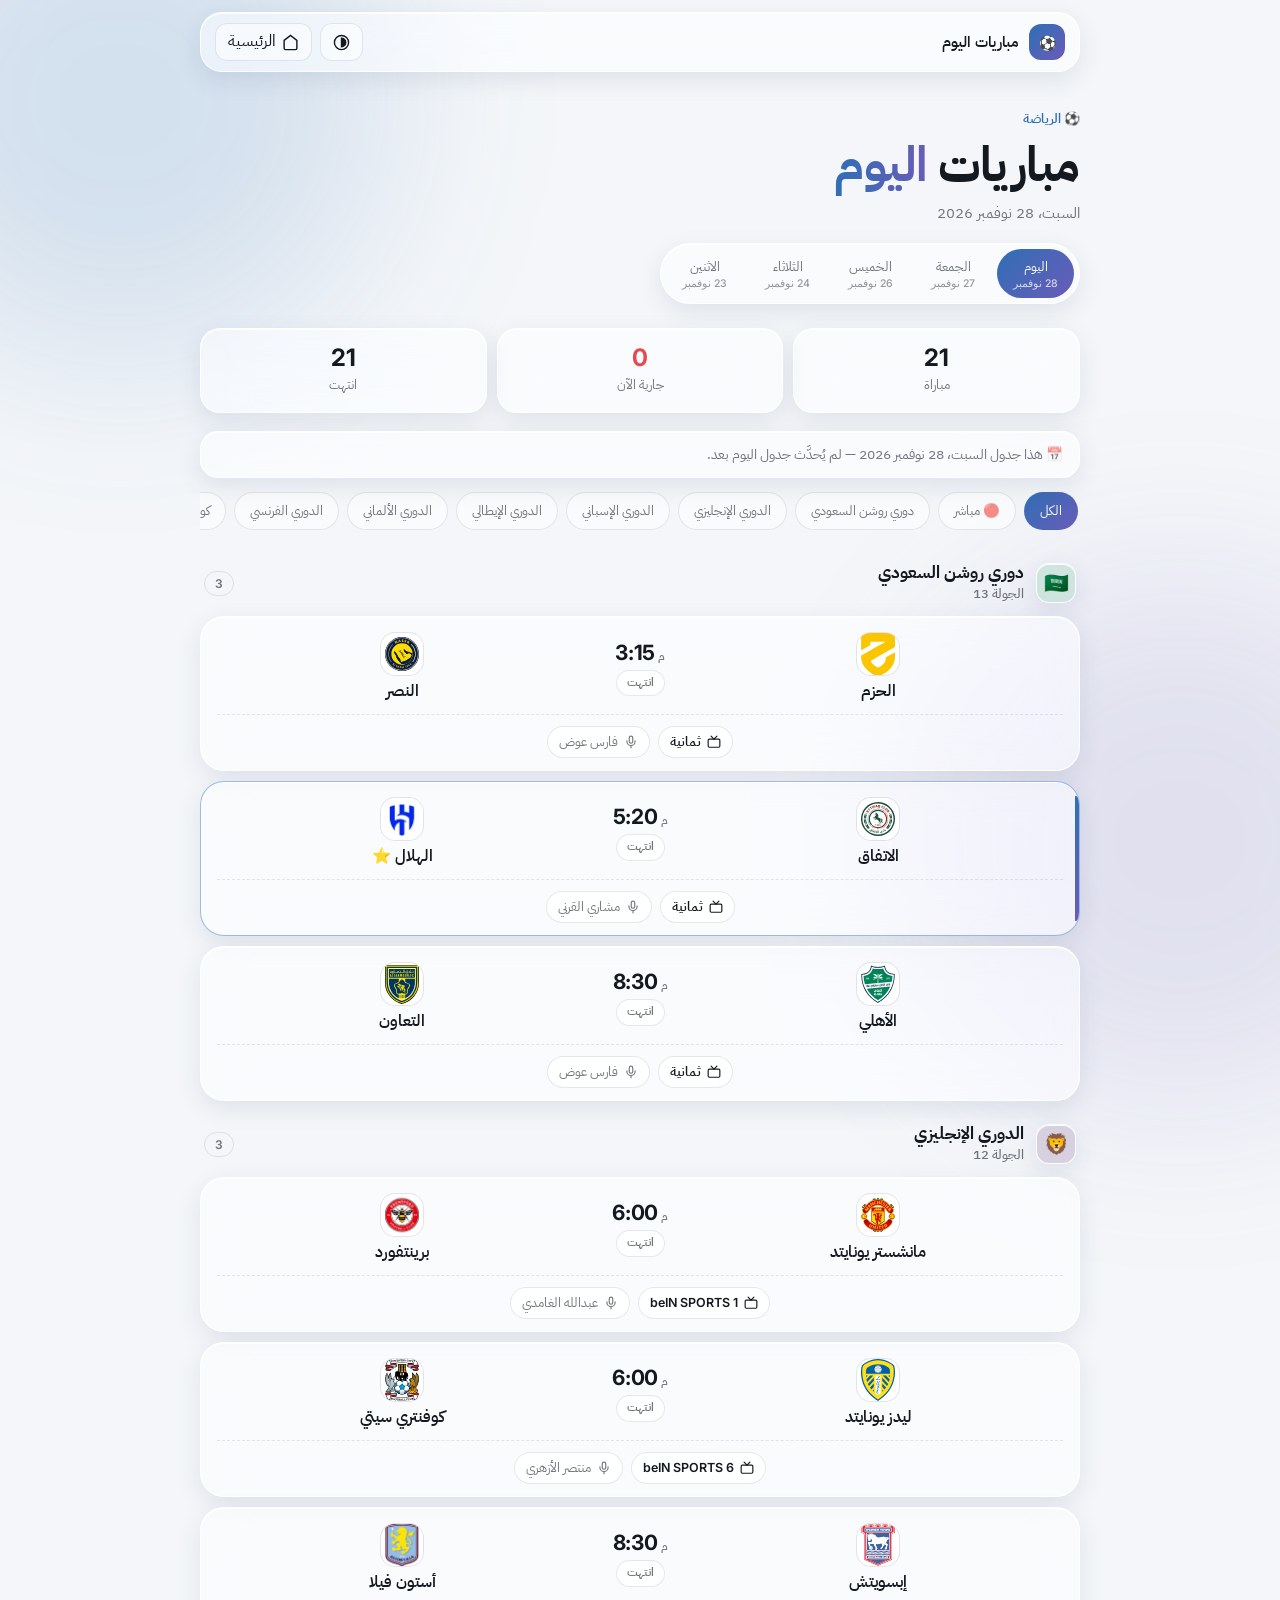
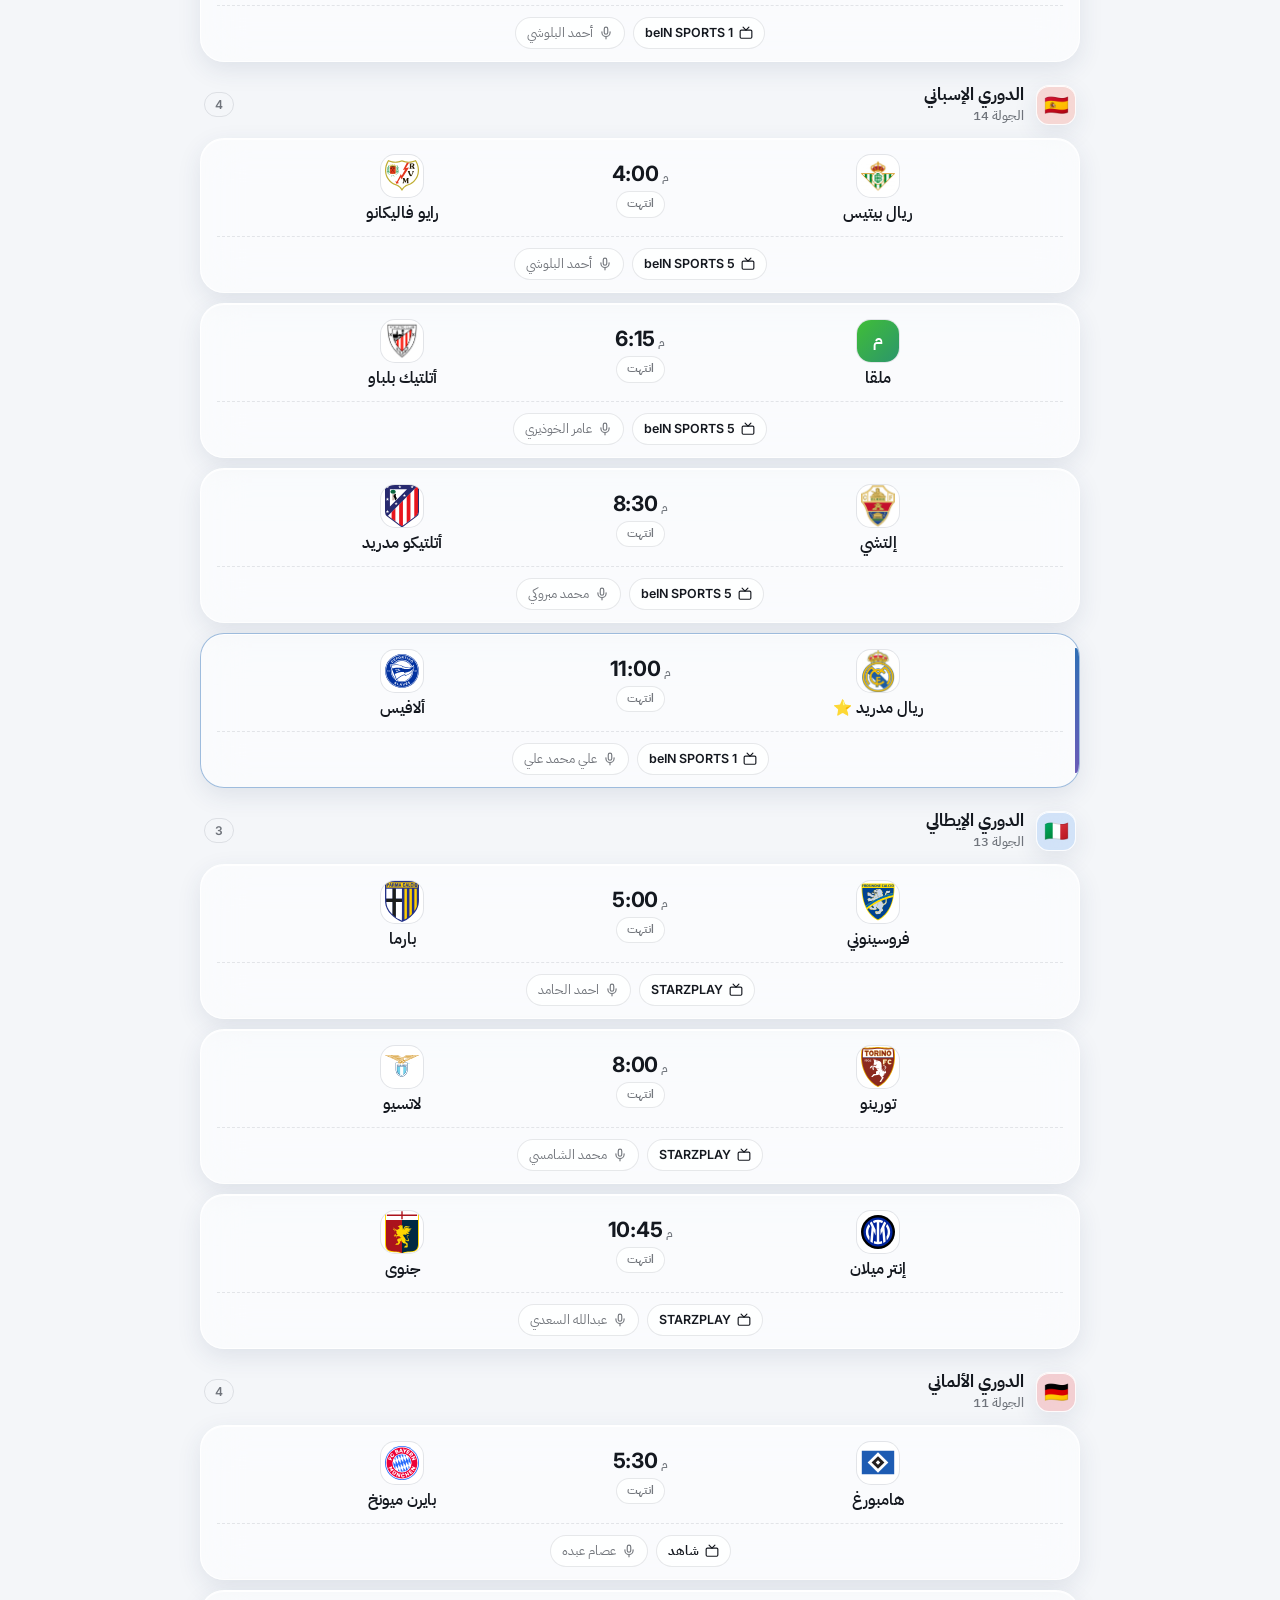
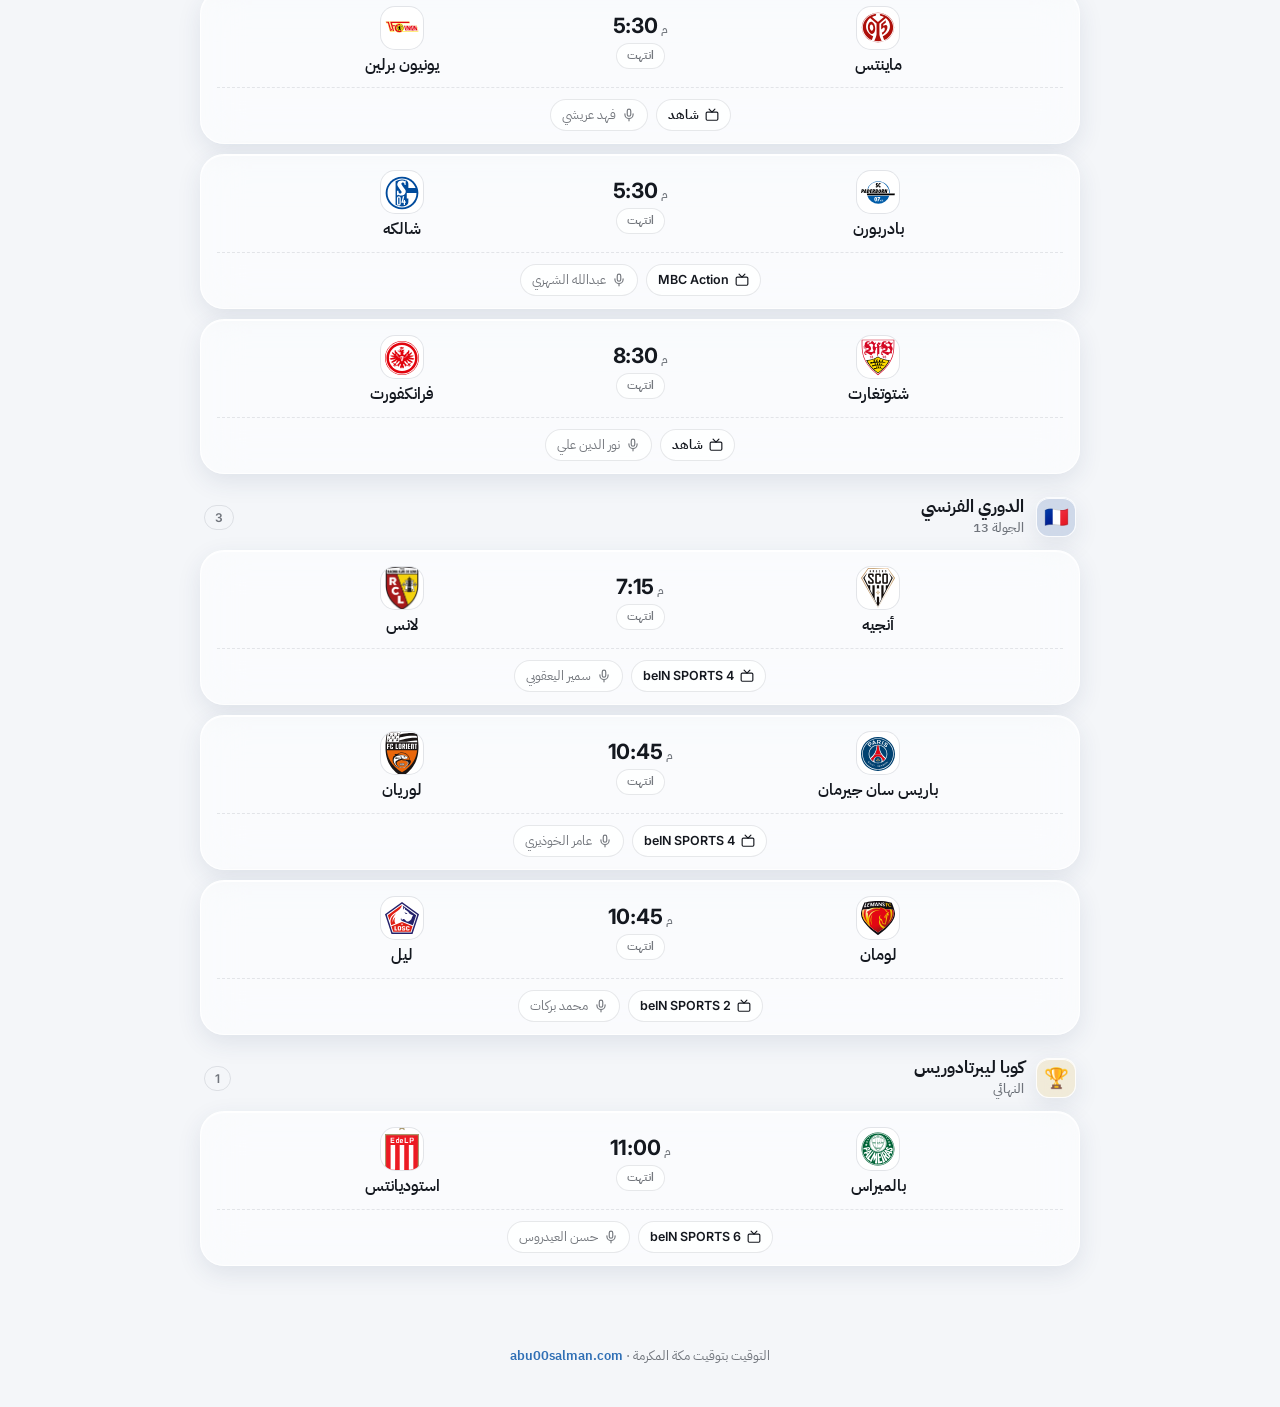
<file: matches.html>
<!DOCTYPE html>
<html lang="ar" dir="rtl">
<head>
<meta charset="UTF-8"/>
<meta name="viewport" content="width=device-width, initial-scale=1, viewport-fit=cover"/>
<title>مباريات اليوم — رمزي الحقوي</title>
<meta name="description" content="جدول مباريات اليوم مع القنوات الناقلة والمعلقين"/>
<meta property="og:type" content="website"/>
<meta property="og:site_name" content="abu00salman.com"/>
<meta property="og:title" content="مباريات اليوم — رمزي الحقوي"/>
<meta property="og:description" content="جدول مباريات اليوم مع القنوات الناقلة والمعلقين"/>
<meta property="og:url" content="https://abu00salman.com/matches"/>
<meta property="og:image" content="https://abu00salman.com/matches-og.jpg"/>
<meta property="og:image:width" content="1200"/>
<meta property="og:image:height" content="630"/>
<meta property="og:locale" content="ar_SA"/>
<meta name="twitter:card" content="summary_large_image"/>
<meta name="twitter:image" content="https://abu00salman.com/matches-og.jpg"/>
<meta name="theme-color" content="#0a0c10"/>
<link rel="icon" href="data:image/svg+xml,<svg xmlns='http://www.w3.org/2000/svg' viewBox='0 0 100 100'><text y='.9em' font-size='80'>⚽</text></svg>"/>
<link rel="preconnect" href="https://fonts.googleapis.com"/>
<link rel="preconnect" href="https://fonts.gstatic.com" crossorigin/>
<link href="https://fonts.googleapis.com/css2?family=IBM+Plex+Sans+Arabic:wght@400;500;600;700&family=Inter:wght@500;600;700;800&display=swap" rel="stylesheet"/>
<style>
*{box-sizing:border-box;margin:0}
:root{
  --bg:#f4f6f9;--text:#14181f;--text2:rgba(24,30,40,.6);
  --glass:rgba(255,255,255,.55);--glass2:rgba(255,255,255,.8);
  --gborder:rgba(255,255,255,.9);--gborder2:rgba(20,30,50,.1);
  --accent:#2f6fb5;--accent2:#6a5bb8;--live:#e5484d;--ok:#1a936f;
  --shadow-sm:0 8px 24px rgba(40,60,100,.1);--hi:inset 0 1px 0 rgba(255,255,255,.9);
  --blob1:rgba(47,111,181,.16);--blob2:rgba(106,91,184,.14);
  color-scheme:light;
}
html[data-theme="dark"]{
  --bg:#0a0c10;--text:#f2f5f9;--text2:rgba(228,234,242,.62);
  --glass:rgba(255,255,255,.055);--glass2:rgba(255,255,255,.1);
  --gborder:rgba(255,255,255,.12);--gborder2:rgba(255,255,255,.2);
  --accent:#7cc4f7;--accent2:#9d8cd4;
  --shadow-sm:0 8px 24px rgba(0,0,0,.35);--hi:inset 0 1px 0 rgba(255,255,255,.08);
  --blob1:rgba(124,196,247,.12);--blob2:rgba(157,140,212,.12);
  color-scheme:dark;
}
html[data-theme="mono"]{
  --bg:#EFEEEA;--text:#0B0B0B;--text2:rgba(11,11,11,.52);
  --glass:#fff;--glass2:#F4F3EF;--gborder:rgba(11,11,11,.08);--gborder2:rgba(11,11,11,.14);
  --accent:#0B0B0B;--accent2:#0B0B0B;--blob1:transparent;--blob2:transparent;
}
body{font-family:'IBM Plex Sans Arabic','Inter',system-ui,sans-serif;background:var(--bg);color:var(--text);min-height:100vh;line-height:1.6;overflow-x:hidden;transition:background .5s,color .5s}
body::before,body::after{content:"";position:fixed;width:520px;height:520px;border-radius:50%;filter:blur(90px);z-index:-1;pointer-events:none}
body::before{background:var(--blob1);top:-160px;inset-inline-end:-140px}
body::after{background:var(--blob2);bottom:-200px;inset-inline-start:-160px}
.glass{background:var(--glass);backdrop-filter:blur(22px) saturate(170%);-webkit-backdrop-filter:blur(22px) saturate(170%);border:1px solid var(--gborder);box-shadow:var(--shadow-sm),var(--hi)}
html[data-theme="mono"] .glass{backdrop-filter:none;-webkit-backdrop-filter:none}
.en{font-family:'Inter',sans-serif;direction:ltr;unicode-bidi:isolate}

header{position:sticky;top:12px;z-index:50;margin:12px auto 0;width:min(96%,880px);border-radius:22px;padding:10px 14px;display:flex;align-items:center;justify-content:space-between;gap:10px}
.brand{display:flex;align-items:center;gap:10px;text-decoration:none;color:var(--text);font-weight:600;font-size:15px}
.logo{width:36px;height:36px;border-radius:12px;background:linear-gradient(135deg,var(--accent),var(--accent2));color:#fff;display:flex;align-items:center;justify-content:center;font:700 14px Inter}
html[data-theme="mono"] .logo{color:#EFEEEA}
.iconbtn{display:inline-flex;align-items:center;justify-content:center;gap:6px;height:38px;min-width:38px;padding:0 12px;border-radius:12px;border:1px solid var(--gborder2);background:var(--glass);color:var(--text);cursor:pointer;font:600 13px inherit;font-family:inherit;text-decoration:none;transition:transform .25s,background .25s}
.iconbtn:hover{transform:translateY(-2px);background:var(--glass2)}
.iconbtn svg{width:17px;height:17px}

main{width:min(94%,880px);margin:0 auto;padding:34px 0 60px}
.eyebrow{display:inline-flex;align-items:center;gap:7px;font-size:13px;font-weight:600;color:var(--accent);margin-bottom:8px}
h1{font-size:clamp(32px,7vw,48px);line-height:1.15;font-weight:700;letter-spacing:-.01em}
.grad{background:linear-gradient(90deg,var(--accent),var(--accent2));-webkit-background-clip:text;background-clip:text;-webkit-text-fill-color:transparent}
.sub{color:var(--text2);margin-top:8px;font-size:15px}

.stats{display:grid;grid-template-columns:repeat(3,1fr);gap:10px;margin:24px 0 18px}
.stat{border-radius:20px;padding:14px 10px;text-align:center}
.stat b{display:block;font:700 24px Inter}
.stat span{font-size:12.5px;color:var(--text2)}

.chips{display:flex;gap:8px;overflow-x:auto;padding:4px 2px 10px;scrollbar-width:none;margin-bottom:8px}
.chips::-webkit-scrollbar{display:none}
.chip{flex:none;border:1px solid var(--gborder2);background:var(--glass);color:var(--text2);padding:8px 15px;border-radius:99px;font:500 13.5px inherit;font-family:inherit;cursor:pointer;transition:all .25s;white-space:nowrap}
.chip.on{background:linear-gradient(135deg,var(--accent),var(--accent2));color:#fff;border-color:transparent}
html[data-theme="mono"] .chip.on{color:#EFEEEA}

.league{margin-top:22px}
.lhead{display:flex;align-items:center;gap:12px;margin-bottom:12px;padding:0 4px}
.lhead .ic{width:40px;height:40px;border-radius:13px;display:flex;align-items:center;justify-content:center;font-size:20px;flex:none}
.lhead h2{font-size:17px;font-weight:700;line-height:1.3}
.lhead small{display:block;color:var(--text2);font-size:12.5px;font-weight:500}
.lhead .count{margin-inline-start:auto;font:600 12px Inter;color:var(--text2);padding:4px 10px;border-radius:99px;border:1px solid var(--gborder2)}

.match{border-radius:24px;padding:16px 16px 12px;margin-bottom:10px;position:relative;overflow:hidden;transition:transform .3s cubic-bezier(.2,.7,.2,1),background .3s;animation:up .5s both}
.match:hover{transform:translateY(-3px)}
.match.fav{border-color:color-mix(in srgb,var(--accent) 45%,transparent)}
.match.fav::before{content:"";position:absolute;inset-block:14px;inset-inline-start:0;width:4px;border-radius:0 4px 4px 0;background:linear-gradient(var(--accent),var(--accent2))}
.row{display:grid;grid-template-columns:1fr auto 1fr;align-items:center;gap:10px}
.team{display:flex;flex-direction:column;align-items:center;gap:6px;text-align:center;font-weight:600;font-size:15.5px;line-height:1.35;min-width:0}
.crest{width:42px;height:42px;border-radius:14px;box-shadow:0 0 0 1px var(--gborder2);display:flex;align-items:center;justify-content:center;font-weight:700;font-size:16px;color:#fff;flex:none}
.mid{display:flex;flex-direction:column;align-items:center;gap:5px;min-width:86px}
.time{font:700 21px Inter;letter-spacing:-.01em;direction:ltr}
.time small{font:600 11px 'IBM Plex Sans Arabic';color:var(--text2);margin-inline-start:3px}
.badge{font-size:11.5px;font-weight:600;padding:3px 10px;border-radius:99px;display:inline-flex;align-items:center;gap:5px}
.b-up{color:var(--accent);background:color-mix(in srgb,var(--accent) 12%,transparent)}
.b-live{color:#fff;background:var(--live)}
.b-live i{width:6px;height:6px;border-radius:50%;background:#fff;animation:pulse 1.2s infinite}
.b-end{color:var(--text2);background:var(--glass2);border:1px solid var(--gborder2)}
.countdown{font-size:11.5px;color:var(--text2)}
.meta{display:flex;justify-content:center;flex-wrap:wrap;gap:8px;margin-top:12px;padding-top:11px;border-top:1px dashed var(--gborder2)}
.pill{display:inline-flex;align-items:center;gap:6px;font-size:12.5px;color:var(--text2);padding:5px 11px;border-radius:99px;background:var(--glass2);border:1px solid var(--gborder2)}
.pill svg{width:14px;height:14px;flex:none}
.pill.ch{color:var(--text);font-weight:600}
.days{display:flex;gap:6px;padding:5px;border-radius:99px;margin:18px 0 0;width:max-content;max-width:100%;overflow-x:auto;scrollbar-width:none}
.days button{flex:none;border:none;background:none;color:var(--text2);font:600 13.5px inherit;font-family:inherit;padding:8px 16px;border-radius:99px;cursor:pointer;transition:all .25s;white-space:nowrap}
.days button small{display:block;font:500 10.5px Inter;opacity:.75}
.days button.on{background:linear-gradient(135deg,var(--accent),var(--accent2));color:#fff}
html[data-theme="mono"] .days button.on{color:#EFEEEA}
.score{font:800 26px Inter;direction:rtl;display:flex;align-items:center;gap:8px;letter-spacing:-.02em}
.score i{font-style:normal;color:var(--text2);font-weight:500;font-size:18px}
.score .tbd{color:var(--text2);font-size:20px;font-weight:600}
.team.win span{font-weight:800}
.team.lose{opacity:.55}
.team.win .crest{box-shadow:0 0 0 2px var(--accent)}
.b-ft{color:var(--text2);background:var(--glass2);border:1px solid var(--gborder2)}
.recap{border-radius:20px;padding:14px 16px;margin:14px 0 4px;display:grid;grid-template-columns:repeat(3,1fr);gap:8px;text-align:center}
.recap b{display:block;font:700 20px Inter}
.recap span{font-size:12px;color:var(--text2)}
.empty{text-align:center;color:var(--text2);padding:40px 10px;border-radius:24px}
footer{text-align:center;color:var(--text2);font-size:13px;padding:10px 0 40px}
footer a{color:var(--accent);text-decoration:none;font-weight:600}
.watch{display:inline-flex;align-items:center;gap:6px;font:600 12.5px inherit;font-family:inherit;padding:5px 13px;border-radius:99px;border:none;cursor:pointer;color:#fff;background:linear-gradient(135deg,var(--accent),var(--accent2))}
html[data-theme="mono"] .watch{color:#EFEEEA}
.watch svg{width:13px;height:13px}
.player{margin-top:12px;border-radius:18px;overflow:hidden;background:#000;position:relative;aspect-ratio:16/9}
.player video{width:100%;height:100%;display:block;background:#000}
.player .msg{position:absolute;inset:0;display:flex;flex-direction:column;align-items:center;justify-content:center;gap:8px;padding:16px;text-align:center;color:#fff;font-size:13.5px;background:rgba(0,0,0,.72)}
.player .msg button{margin-top:4px}
.player .close{position:absolute;top:8px;inset-inline-end:8px;z-index:2;width:30px;height:30px;border-radius:50%;border:none;background:rgba(0,0,0,.55);color:#fff;cursor:pointer;font-size:16px}
.banner{border-radius:18px;padding:12px 16px;font-size:13.5px;color:var(--text2);margin-bottom:10px}
dialog{border:none;padding:0;background:transparent;width:min(94vw,560px);max-height:88vh;color:var(--text)}
dialog::backdrop{background:rgba(5,7,10,.55);backdrop-filter:blur(8px)}
.panel{border-radius:24px;padding:18px;display:flex;flex-direction:column;gap:12px;max-height:88vh;overflow:auto;background:var(--bg)}
.panel h3{font-size:17px}
.panel .field{width:100%;padding:11px 13px;border-radius:13px;border:1px solid var(--gborder2);background:var(--glass);color:var(--text);font:14px inherit;font-family:inherit}
.panel .hint{font-size:12.5px;color:var(--text2)}
.panel .rowx{display:flex;gap:8px;flex-wrap:wrap;align-items:center}
.chlist{display:flex;flex-direction:column;gap:4px;max-height:240px;overflow:auto}
.chlist div{display:flex;justify-content:space-between;gap:8px;font-size:13px;padding:7px 10px;border-radius:10px;background:var(--glass)}
.chlist small{color:var(--text2)}
.maprow{display:grid;grid-template-columns:1fr 1.2fr;gap:8px;align-items:center;font-size:13px}
.maprow select{padding:7px;border-radius:10px;border:1px solid var(--gborder2);background:var(--glass);color:var(--text);font:13px inherit;font-family:inherit;min-width:0}
@keyframes up{from{opacity:0;transform:translateY(14px)}to{opacity:1;transform:none}}
@keyframes pulse{50%{opacity:.3}}
@media (max-width:420px){.team{font-size:14px}.time{font-size:19px}.mid{min-width:76px}.crest{width:36px;height:36px;font-size:14px}}
@media (prefers-reduced-motion:reduce){*{animation:none!important;transition:none!important}}
</style>
</head>
<body>
<header class="glass">
  <a class="brand" href="./"><span class="logo">⚽</span><span>مباريات اليوم</span></a>
  <div style="display:flex;gap:8px">
    <button class="iconbtn" id="themeBtn" aria-label="تبديل المظهر"><svg viewBox="0 0 24 24" fill="none" stroke="currentColor" stroke-width="2"><circle cx="12" cy="12" r="10"/><path d="M12 18a6 6 0 0 0 0-12v12z" fill="currentColor"/></svg></button>
    <a class="iconbtn" href="./" aria-label="العودة للرئيسية"><svg viewBox="0 0 24 24" fill="none" stroke="currentColor" stroke-width="2" stroke-linecap="round"><path d="m3 9 9-7 9 7v11a2 2 0 0 1-2 2H5a2 2 0 0 1-2-2z"/></svg><span>الرئيسية</span></a>
  </div>
</header>

<main>
  <div class="eyebrow">⚽ الرياضة</div>
  <h1>مباريات <span class="grad" id="hDay">اليوم</span></h1>
  <p class="sub" id="dateLine"></p>

  <nav class="days glass" id="days" aria-label="اختيار اليوم"></nav>
  <div class="stats">
    <div class="stat glass"><b id="sTotal">0</b><span>مباراة</span></div>
    <div class="stat glass"><b id="sLive" style="color:var(--live)">0</b><span>جارية الآن</span></div>
    <div class="stat glass"><b id="sUp">0</b><span>قادمة</span></div>
  </div>

  <div id="banner"></div>
  <div id="recap"></div>
  <div class="chips" id="chips" role="tablist"></div>
  <div id="list"></div>
</main>
<footer>التوقيت بتوقيت مكة المكرمة · <a href="./">abu00salman.com</a></footer>

<!-- لوحة الإدارة الخاصة: تفتح بإضافة #admin للرابط. كل ما فيها يُحفظ على هذا الجهاز فقط (IndexedDB) ولا يُرفع لأي مكان -->
<dialog id="admin"><div class="panel glass">
  <div class="rowx" style="justify-content:space-between"><h3>لوحة المصدر الخاص</h3><button class="iconbtn" id="admClose" aria-label="إغلاق">✕</button></div>
  <p class="hint">يُحفظ المصدر وروابط القنوات على هذا الجهاز وهذا المتصفح فقط، ولا يُنشر في الموقع أو GitHub. التشغيل منه متاح في جلستك أنت فقط، ولا يراه زوار الموقع.</p>
  <label class="hint" for="m3uFile">ملف M3U (الأضمن على iPhone)</label>
  <input class="field" type="file" id="m3uFile" accept=".m3u,.m3u8,audio/x-mpegurl,application/x-mpegurl,text/plain"/>
  <label class="hint" for="m3uUrl">أو رابط M3U (يجب أن يكون https ويسمح بـ CORS)</label>
  <div class="rowx"><input class="field" style="flex:1" id="m3uUrl" type="url" inputmode="url" autocomplete="off" placeholder="https://…"/><button class="iconbtn" id="m3uLoad">تحميل</button></div>
  <div class="hint" id="admStatus"></div>
  <input class="field" id="chSearch" type="search" placeholder="ابحث في القنوات… (مثال: bein 2)"/>
  <div class="chlist" id="chList"></div>
  <h3 style="font-size:15px">ربط المباريات بالقنوات</h3>
  <p class="hint">الربط تلقائي حسب اسم القناة، ويمكنك تصحيحه يدويًا هنا.</p>
  <div id="mapList" style="display:flex;flex-direction:column;gap:6px"></div>
  <button class="iconbtn" id="admClear" style="color:var(--live)">حذف المصدر من هذا الجهاز</button>
</div></dialog>

<script>
/* ═══════════ 📦 البيانات — عدّل المباريات من هنا فقط ═══════════
   time: 24 ساعة بتوقيت السعودية · fav: true لإبراز المباراة
   s:[أهداف المضيف, أهداف الضيف] — النتيجة النهائية (اتركها null حتى تُعرف)
   كل يوم جديد: انقل جدول TODAY إلى أعلى ARCHIVE وأضف النتائج، ثم ضع جدول اليوم */
const TODAY = {day:"2026-11-28", leagues:[
  {id:"spl",name:"دوري روشن السعودي",round:"الجولة 13",icon:"🇸🇦",color:"#1b8a5a",matches:[
    {home:"الحزم",away:"النصر",time:"15:15",ch:"ثمانية",com:"فارس عوض"},
    {home:"الاتفاق",away:"الهلال",time:"17:20",ch:"ثمانية",com:"مشاري القرني",fav:true},
    {home:"الأهلي",away:"التعاون",time:"20:30",ch:"ثمانية",com:"فارس عوض"},
  ]},
  {id:"epl",name:"الدوري الإنجليزي",round:"الجولة 12",icon:"🦁",color:"#3d195b",matches:[
    {home:"مانشستر يونايتد",away:"برينتفورد",time:"18:00",ch:"beIN SPORTS 1",com:"عبدالله الغامدي"},
    {home:"ليدز يونايتد",away:"كوفنتري سيتي",time:"18:00",ch:"beIN SPORTS 6",com:"منتصر الأزهري"},
    {home:"إبسويتش",away:"أستون فيلا",time:"20:30",ch:"beIN SPORTS 1",com:"أحمد البلوشي"},
  ]},
  {id:"laliga",name:"الدوري الإسباني",round:"الجولة 14",icon:"🇪🇸",color:"#e8341c",matches:[
    {home:"ريال بيتيس",away:"رايو فاليكانو",time:"16:00",ch:"beIN SPORTS 5",com:"أحمد البلوشي"},
    {home:"ملقا",away:"أتلتيك بلباو",time:"18:15",ch:"beIN SPORTS 5",com:"عامر الخوذيري"},
    {home:"إلتشي",away:"أتلتيكو مدريد",time:"20:30",ch:"beIN SPORTS 5",com:"محمد مبروكي"},
    {home:"ريال مدريد",away:"ألافيس",time:"23:00",ch:"beIN SPORTS 1",com:"علي محمد علي",fav:true},
  ]},
  {id:"seriea",name:"الدوري الإيطالي",round:"الجولة 13",icon:"🇮🇹",color:"#1a73e8",matches:[
    {home:"فروسينوني",away:"بارما",time:"17:00",ch:"STARZPLAY",com:"احمد الحامد"},
    {home:"تورينو",away:"لاتسيو",time:"20:00",ch:"STARZPLAY",com:"محمد الشامسي"},
    {home:"إنتر ميلان",away:"جنوى",time:"22:45",ch:"STARZPLAY",com:"عبدالله السعدي"},
  ]},
  {id:"bundes",name:"الدوري الألماني",round:"الجولة 11",icon:"🇩🇪",color:"#d20515",matches:[
    {home:"هامبورغ",away:"بايرن ميونخ",time:"17:30",ch:"شاهد",com:"عصام عبده"},
    {home:"ماينتس",away:"يونيون برلين",time:"17:30",ch:"شاهد",com:"فهد عريشي"},
    {home:"بادربورن",away:"شالكه",time:"17:30",ch:"MBC Action",com:"عبدالله الشهري"},
    {home:"شتوتغارت",away:"فرانكفورت",time:"20:30",ch:"شاهد",com:"نور الدين علي"},
  ]},
  {id:"ligue1",name:"الدوري الفرنسي",round:"الجولة 13",icon:"🇫🇷",color:"#0b3d91",matches:[
    {home:"أنجيه",away:"لانس",time:"19:15",ch:"beIN SPORTS 4",com:"سمير اليعقوبي"},
    {home:"باريس سان جيرمان",away:"لوريان",time:"22:45",ch:"beIN SPORTS 4",com:"عامر الخوذيري"},
    {home:"لومان",away:"ليل",time:"22:45",ch:"beIN SPORTS 2",com:"محمد بركات"},
  ]},
  {id:"libertadores",name:"كوبا ليبرتادوريس",round:"النهائي",icon:"🏆",color:"#c8a23a",matches:[
    {home:"بالميراس",away:"استوديانتس",time:"23:00",ch:"beIN SPORTS 6",com:"حسن العيدروس"},
  ]},
]};
/* 🗄️ الأرشيف — الأحدث أولًا */
const ARCHIVE = [
 {day:"2026-11-27", leagues:[
  {id:"spl",name:"دوري روشن السعودي",round:"الجولة 13",icon:"🇸🇦",color:"#1b8a5a",matches:[
    {home:"الخلود",away:"الخليج",time:"15:15",ch:"ثمانية",com:"سلطان الحربي",s:null},
    {home:"القادسية",away:"الفيحاء",time:"17:20",ch:"ثمانية",com:"سعد يحيى",s:null},
    {home:"الاتحاد",away:"نيوم",time:"20:30",ch:"ثمانية",com:"فارس عوض",s:null},
  ]},
  {id:"epl",name:"الدوري الإنجليزي",round:"الجولة 12",icon:"🦁",color:"#3d195b",matches:[
    {home:"نوتنغهام",away:"تشيلسي",time:"23:00",ch:"beIN SPORTS 1",com:"عامر الخوذيري",s:null},
  ]},
  {id:"laliga",name:"الدوري الإسباني",round:"الجولة 14",icon:"🇪🇸",color:"#e8341c",matches:[
    {home:"ليفانتي",away:"راسينغ",time:"23:00",ch:"beIN SPORTS 3",com:"احمد عبده",s:null},
  ]},
  {id:"ligue1",name:"الدوري الفرنسي",round:"الجولة 12",icon:"🇫🇷",color:"#0b3d91",matches:[
    {home:"بريست",away:"باريس إف سي",time:"22:45",ch:"beIN SPORTS 2",com:"نوفل باشي",s:null},
  ]},
  {id:"bundes",name:"الدوري الألماني",round:"الجولة 11",icon:"🇩🇪",color:"#d20515",matches:[
    {home:"فيردر بريمن",away:"مونشنغلادباخ",time:"22:30",ch:"شاهد",com:"عائد العصيمي",s:null},
  ]},
  {id:"seriea",name:"الدوري الإيطالي",round:"الجولة 13",icon:"🇮🇹",color:"#1a73e8",matches:[
    {home:"فينيزيا",away:"بولونيا",time:"22:45",ch:"STARZPLAY",com:"حازم عبد السلام",s:null},
  ]},
]},
 {day:"2026-11-26", leagues:[
  {id:"spl",name:"دوري روشن السعودي",round:"الجولة 13",icon:"🇸🇦",color:"#1b8a5a",matches:[
    {home:"الفتح",away:"الرياض",time:"17:25",ch:"ثمانية",com:"جعفر الصليح",s:null},
    {home:"أبها",away:"الشباب",time:"18:05",ch:"ثمانية",com:"مشاري القرني",s:null},
    {home:"الفيصلي",away:"الدرعية",time:"20:30",ch:"ثمانية",com:"خالد المديفر",s:null},
  ]},
  {id:"uecl",name:"دوري المؤتمر الأوروبي",round:"الجولة 4",icon:"🟢",color:"#16a34a",matches:[
    {home:"كايرات",away:"ميالبي",time:"18:30",ch:"beIN SPORTS 2",com:"محمد بركات",s:null},
    {home:"أياكس أمستردام",away:"ثون",time:"20:45",ch:"beIN SPORTS 9",com:"أحمد عبده",s:[4,0]},
    {home:"برايتون",away:"كرايوفا",time:"20:45",ch:"beIN SPORTS 2",com:"أحمد فؤاد",s:[4,0]},
    {home:"إيبيريا",away:"خيتافي",time:"20:45",ch:"beIN SPORTS XTRA 1",com:"محمد المبروكي",s:[1,0]},
    {home:"فرايبورغ",away:"تفينتي أنشخيده",time:"23:00",ch:"beIN SPORTS 7",com:"بكر علوان",s:[2,1]},
    {home:"بوراك",away:"أتالانتا",time:"23:00",ch:"beIN SPORTS 8",com:"حسن العيدروس",s:[2,3]},
    {home:"سسكا صوفيا",away:"طرابزون سبور",time:"23:00",ch:"beIN SPORTS 1",com:"جواد بدة",s:[1,2]},
  ]},
  {id:"uel",name:"الدوري الأوروبي",round:"الجولة 5",icon:"🟠",color:"#f07a1a",matches:[
    {home:"أولمبياكوس",away:"ميلان",time:"20:45",ch:"beIN SPORTS 1",com:"عصام الشوالي",s:[2,4]},
    {home:"مارسيليا",away:"ليفسكي",time:"20:45",ch:"beIN SPORTS 4",com:"عبدالله الغامدي",s:[1,0]},
    {home:"فيكتوريا بيلزن",away:"بنفيكا",time:"20:45",ch:"beIN SPORTS 8",com:"منتصر الأزهري",s:[4,0]},
    {home:"دينامو زغرب",away:"باير ليفركوزن",time:"20:45",ch:"beIN SPORTS 6",com:"أحمد سوكو",s:[0,2]},
    {home:"سالزبورغ",away:"أرارات أرمينيا",time:"20:45",ch:"beIN SPORTS XTRA 2",com:"عامر الخوذيري",s:null},
    {home:"سيلتا فيغو",away:"بورنموث",time:"20:45",ch:"beIN SPORTS 3",com:"نوفل باشي",s:[1,2]},
    {home:"يوفنتوس",away:"نيقوسيا",time:"23:00",ch:"beIN SPORTS 2",com:"علي محمد علي",s:[4,1]},
    {home:"ليون",away:"ليلستروم",time:"23:00",ch:"beIN SPORTS 5",com:"عامر الخوذيري",s:[0,0]},
    {home:"سبارتا براغ",away:"ألكمار",time:"23:00",ch:"beIN SPORTS XTRA 1",com:"محمد نضال",s:null},
    {home:"كريستال بالاس",away:"ريال سوسيداد",time:"23:00",ch:"beIN SPORTS 3",com:"محمد بركات",s:[2,1]},
    {home:"سندرلاند",away:"بياليستوك",time:"23:00",ch:"beIN SPORTS 4",com:"سمير اليعقوبي",s:null},
    {home:"هوفنهايم",away:"شتورم غراتس",time:"23:00",ch:"beIN SPORTS XTRA 4",com:"عبدالله الغامدي",s:null},
    {home:"تورينسي",away:"سيلتك",time:"23:00",ch:"beIN SPORTS 9",com:"محمد السعدي",s:null},
    {home:"نيميخن",away:"رين",time:"23:00",ch:"beIN SPORTS 6",com:"أحمد البلوشي",s:null},
    {home:"أوفي كريت",away:"أندرلخت",time:"23:00",ch:"beIN SPORTS XTRA 3",com:"أحمد فؤاد",s:null},
  ]},
]},
 {day:"2026-11-24", leagues:[
  {id:"acle",name:"دوري أبطال آسيا للنخبة",round:"الدوري — الجولة 5",icon:"🏆",color:"#7b5cd6",matches:[
    {home:"شباب الأهلي",away:"القادسية",time:"19:00",ch:"beIN SPORTS 2",com:"احمد البلوشي",s:[1,5]},
    {home:"النصر",away:"السد",time:"21:15",ch:"beIN SPORTS 2",com:"علي الكعبي",s:[2,1]},
  ]},
  {id:"ucl",name:"دوري أبطال أوروبا",round:"الدوري — الجولة 5",icon:"⭐",color:"#1f4fa8",matches:[
    {home:"غلطة سراي",away:"أستون فيلا",time:"20:45",ch:"beIN SPORTS 3",com:"عصام الشوالي",s:[1,0]},
    {home:"بودو / غليمت",away:"لاسك لينتس",time:"20:45",ch:"beIN SPORTS 4",com:"احمد عبده",s:[1,0]},
    {home:"ريال مدريد",away:"أيندهوفن",time:"23:00",ch:"beIN SPORTS 1",com:"عامر الخوذيري",fav:true,s:[5,1]},
    {home:"مانشستر سيتي",away:"نابولي",time:"23:00",ch:"beIN SPORTS 3",com:"حفيظ دراجي",s:[2,2]},
    {home:"آرسنال",away:"بوروسيا دورتموند",time:"23:00",ch:"beIN SPORTS 4",com:"حسن العيدروس",s:[1,1]},
    {home:"كومو",away:"أيك أثينا",time:"23:00",ch:"beIN SPORTS 5",com:"محمد نضال",s:[1,0]},
    {home:"فينورد",away:"بورتو",time:"23:00",ch:"beIN SPORTS 6",com:"علي محمد علي",s:[0,1]},
    {home:"لايبزيغ",away:"لانس",time:"23:00",ch:"beIN SPORTS 8",com:"محمد مبروكي",s:[3,1]},
    {home:"سلوفان",away:"ريال بيتيس",time:"23:00",ch:"beIN SPORTS 9",com:"جواد بدة",s:[0,2]},
  ]},
  {id:"acl2",name:"دوري أبطال آسيا 2",round:"الجولة 5",icon:"🏅",color:"#2a8fd6",matches:[
    {home:"إيست بنغال",away:"الحسين",time:"19:00",ch:"beIN SPORTS 1",com:"احمد فؤاد",s:null},
    {home:"السيب",away:"الشرطة",time:"21:15",ch:"beIN SPORTS 1",com:"عبدالله الغامدي",s:[2,0]},
  ]},
  {id:"gcc",name:"كأس الخليج للأندية",round:"الجولة 4",icon:"🌊",color:"#c2439a",matches:[
    {home:"الرفاع",away:"الزوراء",time:"17:30",ch:"الكاس 6",com:"سمير المعيرفي",s:null},
    {home:"عجمان",away:"الاتفاق",time:"18:30",ch:"الكاس 6",com:"جابر المري",s:null},
    {home:"الدحيل",away:"نيوم",time:"20:00",ch:"الكاس 6",com:"احمد الطيب",s:null},
  ]},
 ]},
 {day:"2026-11-23", leagues:[
  {id:"acle",name:"دوري أبطال آسيا للنخبة",round:"الدوري — الجولة 5",icon:"🏆",color:"#7b5cd6",matches:[
    {home:"نفتشي",away:"الهلال",time:"16:45",ch:"beIN SPORTS 1",com:"عصام الشوالي",fav:true,s:[2,2]},
    {home:"الشمال",away:"الأهلي",time:"19:00",ch:"beIN SPORTS 1",com:"حفيظ دراجي",s:[3,2]},
    {home:"العين",away:"استقلال",time:"19:00",ch:"beIN SPORTS 2",com:"علي الكعبي",s:[1,1]},
    {home:"تراكتور",away:"الوصل",time:"19:00",ch:"beIN SPORTS 3",com:"حسن العيدروس",s:[1,5]},
    {home:"الاتحاد",away:"باختاكور",time:"21:15",ch:"beIN SPORTS 3",com:"عبدالله الغامدي",s:[2,0]},
    {home:"القوة الجوية",away:"الغرافة",time:"21:15",ch:"beIN SPORTS 1",com:"احمد البلوشي",s:null},
  ]},
  {id:"epl",name:"الدوري الإنجليزي",round:"الجولة 11",icon:"🦁",color:"#3d195b",matches:[
    {home:"برينتفورد",away:"إيفرتون",time:"23:00",ch:"beIN SPORTS 2",com:"علي محمد علي",s:[4,0]},
  ]},
  {id:"laliga",name:"الدوري الإسباني",round:"الجولة 13",icon:"🇪🇸",color:"#e8341c",matches:[
    {home:"ليفانتي",away:"التشي",time:"23:00",ch:"beIN SPORTS 4",com:"نوفل باشي",s:[1,1]},
  ]},
  {id:"seriea",name:"الدوري الإيطالي",round:"الجولة 12",icon:"🇮🇹",color:"#1a73e8",matches:[
    {home:"مونزا",away:"فيورنتينا",time:"22:45",ch:"STARZPLAY",com:"احمد الخير",s:[3,0]},
  ]},
 ]},
];
let DAY = TODAY.day, LEAGUES = TODAY.leagues, VIEW = 0; // 0 = اليوم، 1.. = أيام الأرشيف
/* الاسم الإنجليزي لجلب الشعار تلقائيًا — أو local:مسار_صورة لشعار محلي */
const LOGOS = {"الهلال": "local:logos/alhilal.jpg", "نفتشي": "local:logos/neftchi.svg", "الشمال": "local:logos/alshamal.svg", "الأهلي": "local:logos/alahli.svg", "العين": "local:logos/alain.svg", "استقلال": "local:logos/esteghlal.svg", "تراكتور": "local:logos/tractor.svg", "الوصل": "local:logos/alwasl.svg", "الاتحاد": "local:logos/alittihad.svg", "باختاكور": "local:logos/pakhtakor.svg", "القوة الجوية": "local:logos/alquwa.svg", "الغرافة": "local:logos/algharafa.svg", "برينتفورد": "local:logos/brentford.png", "إيفرتون": "local:logos/everton.png", "ليفانتي": "local:logos/levante.png", "التشي": "local:logos/elche.png", "مونزا": "local:logos/monza.png", "فيورنتينا": "local:logos/fiorentina.png", "شباب الأهلي": "local:logos/shababahli.svg", "القادسية": "local:logos/qadsiah.svg", "النصر": "local:logos/alnassr.svg", "السد": "local:logos/alsadd.svg", "غلطة سراي": "local:logos/galatasaray.png", "أستون فيلا": "local:logos/astonvilla.png", "بودو / غليمت": "local:logos/bodo.png", "لاسك لينتس": "local:logos/lask.png", "ريال مدريد": "local:logos/realmadrid.png", "أيندهوفن": "local:logos/psv.png", "مانشستر سيتي": "local:logos/mancity.png", "نابولي": "local:logos/napoli.png", "آرسنال": "local:logos/arsenal.png", "بوروسيا دورتموند": "local:logos/dortmund.png", "كومو": "local:logos/como.png", "أيك أثينا": "local:logos/aek.png", "فينورد": "local:logos/feyenoord.png", "بورتو": "local:logos/porto.png", "لايبزيغ": "local:logos/leipzig.png", "لانس": "local:logos/lens.png", "سلوفان": "local:logos/slovan.svg", "ريال بيتيس": "local:logos/betis.png", "إيست بنغال": "local:logos/eastbengal.svg", "الحسين": "local:logos/alhussein.svg", "الشرطة": "local:logos/alshorta.svg", "الزوراء": "local:logos/alzawraa.svg", "عجمان": "local:logos/ajman.svg", "الاتفاق": "local:logos/ettifaq.svg", "الدحيل": "local:logos/duhail.svg", "نيوم": "local:logos/neom.svg", "الفتح": "local:logos/fateh.svg", "الرياض": "local:logos/alriyadh.svg", "أبها": "local:logos/abha.svg", "الشباب": "local:logos/alshabab.svg", "كايرات": "local:logos/kairat.svg", "ميالبي": "local:logos/mjallby.svg", "أياكس أمستردام": "local:logos/ajax.png", "ثون": "local:logos/thun.png", "برايتون": "local:logos/brighton.png", "كرايوفا": "local:logos/craiova.png", "إيبيريا": "local:logos/iberia.svg", "خيتافي": "local:logos/getafe.png", "فرايبورغ": "local:logos/freiburg.png", "تفينتي أنشخيده": "local:logos/twente.png", "بوراك": "local:logos/borac.svg", "أتالانتا": "local:logos/atalanta.png", "سسكا صوفيا": "local:logos/cskasofia.svg", "طرابزون سبور": "local:logos/trabzonspor.png", "أولمبياكوس": "local:logos/olympiacos.svg", "ميلان": "local:logos/milan.png", "مارسيليا": "local:logos/marseille.png", "ليفسكي": "local:logos/levski.svg", "فيكتوريا بيلزن": "local:logos/plzen.png", "بنفيكا": "local:logos/benfica.png", "دينامو زغرب": "local:logos/dinamozagreb.svg", "باير ليفركوزن": "local:logos/leverkusen.png", "سالزبورغ": "local:logos/salzburg.png", "أرارات أرمينيا": "local:logos/ararat.svg", "سيلتا فيغو": "local:logos/celta.png", "بورنموث": "local:logos/bournemouth.png", "يوفنتوس": "local:logos/juventus.png", "ليون": "local:logos/lyon.png", "ليلستروم": "local:logos/lillestrom.png", "سبارتا براغ": "local:logos/sparta.png", "ألكمار": "local:logos/az.png", "كريستال بالاس": "local:logos/palace.png", "ريال سوسيداد": "local:logos/sociedad.png", "سندرلاند": "local:logos/sunderland.png", "بياليستوك": "local:logos/jagiellonia.svg", "هوفنهايم": "local:logos/hoffenheim.png", "شتورم غراتس": "local:logos/sturm.svg", "تورينسي": "local:logos/torreense.svg", "سيلتك": "local:logos/celtic.svg", "نيميخن": "local:logos/nec.png", "رين": "local:logos/rennes.svg", "أوفي كريت": "local:logos/ofi.svg", "أندرلخت": "local:logos/anderlecht.svg", "الخلود": "local:logos/kholood.svg", "الخليج": "local:logos/khaleej.svg", "الفيحاء": "local:logos/fayha.svg", "نوتنغهام": "local:logos/forest.svg", "تشيلسي": "local:logos/chelsea.svg", "راسينغ": "local:logos/racing.svg", "بريست": "local:logos/brest.svg", "باريس إف سي": "local:logos/parisfc.svg", "فيردر بريمن": "local:logos/werder.svg", "مونشنغلادباخ": "local:logos/gladbach.svg", "فينيزيا": "local:logos/venezia.svg", "بولونيا": "local:logos/bologna.svg", "نيقوسيا": "local:logos/omonia.svg", "الحزم": "local:logos/hazem.svg", "التعاون": "local:logos/taawoun.svg", "مانشستر يونايتد": "local:logos/manutd.svg", "ليدز يونايتد": "local:logos/leeds.svg", "كوفنتري سيتي": "local:logos/coventry.svg", "إبسويتش": "local:logos/ipswich.svg", "رايو فاليكانو": "local:logos/rayo.svg", "أتلتيك بلباو": "local:logos/athletic.png", "إلتشي": "local:logos/elche.png", "أتلتيكو مدريد": "local:logos/atletico.svg", "ألافيس": "local:logos/alaves.svg", "فروسينوني": "local:logos/frosinone.svg", "بارما": "local:logos/parma.svg", "تورينو": "local:logos/torino.svg", "لاتسيو": "local:logos/lazio.svg", "إنتر ميلان": "local:logos/inter.svg", "جنوى": "local:logos/genoa.svg", "هامبورغ": "local:logos/hamburg.svg", "بايرن ميونخ": "local:logos/bayern.svg", "ماينتس": "local:logos/mainz.svg", "يونيون برلين": "local:logos/union.svg", "بادربورن": "local:logos/paderborn.svg", "شالكه": "local:logos/schalke.svg", "شتوتغارت": "local:logos/stuttgart.svg", "فرانكفورت": "local:logos/frankfurt.svg", "أنجيه": "local:logos/angers.svg", "باريس سان جيرمان": "local:logos/psg.svg", "لوريان": "local:logos/lorient.svg", "لومان": "local:logos/lemans.svg", "ليل": "local:logos/lille.svg", "بالميراس": "local:logos/palmeiras.svg", "استوديانتس": "local:logos/estudiantes.svg"};
const MATCH_MIN = 115; // مدة المباراة التقريبية بالدقائق
/* 🌐 مصادر بث عامة مرخّصة يراها كل الزوار (HLS ‎.m3u8 عبر https فقط)
   المفتاح: اسم القناة كما في ch، أو "الفريق المضيف|الفريق الضيف" لمباراة بعينها.
   أضف هنا فقط بثًا تملك حق عرضه أو تتيحه الجهة المالكة للعموم.        */
const PUBLIC_SOURCES = {
  // "قناة رياضية مجانية": {label:"البث الرسمي", url:"https://…/index.m3u8"},
};

/* ═══════════ المظهر (مشترك مع الصفحة الرئيسية) ═══════════ */
const THEMES=["dark","light","mono"];
let theme;try{theme=localStorage.getItem("rz-theme")}catch(e){}
if(!THEMES.includes(theme))theme=matchMedia("(prefers-color-scheme:dark)").matches?"dark":"light";
const applyTheme=()=>{document.documentElement.dataset.theme=theme;try{localStorage.setItem("rz-theme",theme)}catch(e){}};
applyTheme();
themeBtn.onclick=()=>{theme=THEMES[(THEMES.indexOf(theme)+1)%3];applyTheme()};

/* ═══════════ المنطق ═══════════ */
const ICON={tv:'<svg viewBox="0 0 24 24" fill="none" stroke="currentColor" stroke-width="2" stroke-linecap="round"><rect x="2" y="7" width="20" height="14" rx="2"/><path d="m17 2-5 5-5-5"/></svg>',
mic:'<svg viewBox="0 0 24 24" fill="none" stroke="currentColor" stroke-width="2" stroke-linecap="round"><rect x="9" y="2" width="6" height="12" rx="3"/><path d="M19 10v1a7 7 0 0 1-14 0v-1M12 18v4"/></svg>'};
const ksaDate=t=>new Date(`${DAY}T${t}:00+03:00`);
const status=m=>{const s=ksaDate(m.time),now=Date.now(),d=(now-s)/60000;return d<0?"up":d<MATCH_MIN?"live":"end"};
const to12=t=>{let[h,m]=t.split(":").map(Number);const p=h>=12?"م":"ص";h=h%12||12;return[`${h}:${String(m).padStart(2,"0")}`,p]};
const left=m=>{const d=Math.round((ksaDate(m.time)-Date.now())/60000);return d>=60?`بعد ${Math.floor(d/60)}س ${d%60}د`:`بعد ${d} دقيقة`};
const hue=s=>{let h=0;for(const c of s)h=(h*31+c.charCodeAt(0))%360;return h};
const crest=n=>{const h=hue(n),u=logoUrl(n);return`<span class="crest" data-team="${esc(n)}" style="background:${u?`#fff url('${u}') center/80% no-repeat`:`linear-gradient(135deg,hsl(${h} 55% 48%),hsl(${(h+40)%360} 55% 38%))`}">${u?"":n.replace(/^ال/,"").trim()[0]}</span>`};
let logoCache={};try{logoCache=JSON.parse(localStorage.getItem("rz-logos")||"{}")}catch(e){}
const logoUrl=n=>{const v=LOGOS[n];if(!v)return"";if(v.startsWith("local:"))return v.slice(6);return logoCache[v]||""};
async function fetchLogos(){
  const need=[...new Set(Object.values(LOGOS))].filter(v=>!v.startsWith("local:")&&!(v in logoCache));
  await Promise.all(need.map(async q=>{try{const r=await fetch("https://www.thesportsdb.com/api/v1/json/3/searchteams.php?t="+encodeURIComponent(q));const j=await r.json();const t=(j.teams||[]).find(t=>t.strSport==="Soccer");logoCache[q]=t&&(t.strBadge||t.strTeamBadge)?(t.strBadge||t.strTeamBadge)+"/tiny":"";}catch(e){}}));
  try{localStorage.setItem("rz-logos",JSON.stringify(logoCache))}catch(e){}
  render();
}
const esc=s=>s.replace(/[&<>"]/g,c=>({"&":"&amp;","<":"&lt;",">":"&gt;",'"':"&quot;"}[c]));

let filter="all";
const fmtDay=()=>new Intl.DateTimeFormat("ar-SA-u-ca-gregory-nu-latn",{weekday:"long",day:"numeric",month:"long",year:"numeric",timeZone:"Asia/Riyadh"}).format(ksaDate("12:00"));
dateLine.textContent=fmtDay();
const shortDay=d=>new Intl.DateTimeFormat("ar-SA-u-ca-gregory-nu-latn",{day:"numeric",month:"short",timeZone:"Asia/Riyadh"}).format(new Date(d+"T12:00:00+03:00"));
const wkDay=d=>new Intl.DateTimeFormat("ar-SA",{weekday:"long",timeZone:"Asia/Riyadh"}).format(new Date(d+"T12:00:00+03:00"));
function dayTabs(){
  const all=[TODAY,...ARCHIVE];
  days.innerHTML=all.map((d,i)=>`<button class="${VIEW===i?"on":""}" data-i="${i}">${i===0?"اليوم":wkDay(d.day)}<small>${shortDay(d.day)}</small></button>`).join("");
  days.querySelectorAll("button").forEach(b=>b.onclick=()=>{VIEW=+b.dataset.i;const d=all[VIEW];DAY=d.day;LEAGUES=d.leagues;filter="all";closePlayer();dateLine.textContent=fmtDay();hDay.textContent=VIEW===0?"اليوم":wkDay(DAY);dayTabs();render()});
}

function chips(){
  const all=[{id:"all",name:"الكل"},{id:"live",name:"🔴 مباشر"},...LEAGUES];
  document.getElementById("chips").innerHTML=all.map(l=>`<button class="chip ${filter===l.id?"on":""}" data-id="${l.id}">${esc(l.name)}</button>`).join("");
  document.querySelectorAll(".chip").forEach(b=>b.onclick=()=>{filter=b.dataset.id;render()});
}
function card(m,i){
  const st=status(m),[t,p]=to12(m.time),done=st==="end"&&Array.isArray(m.s);
  const res=done?(m.s[0]>m.s[1]?["win","lose"]:m.s[0]<m.s[1]?["lose","win"]:["",""]):["",""];
  const badge=st==="live"?'<span class="badge b-live"><i></i>مباشر</span>':st==="end"?'<span class="badge b-end">انتهت</span>':'<span class="badge b-up">لم تبدأ</span>';
  return`<article class="match glass ${m.fav?"fav":""}" style="animation-delay:${i*40}ms">
    <div class="row">
      <div class="team ${res[0]}">${crest(m.home)}<span>${esc(m.home)}${m.fav&&/الهلال|ريال مدريد/.test(m.home)?" ⭐":""}</span></div>
      <div class="mid">${done?`<div class="score">${m.s[0]}<i>–</i>${m.s[1]}</div><span class="badge b-ft">انتهت · ${t}${p}</span>`:VIEW&&st==="end"?`<div class="score"><span class="tbd">– : –</span></div><span class="badge b-ft">بانتظار النتيجة</span>`:`<div class="time">${t}<small>${p}</small></div>${badge}`}${st==="up"?`<span class="countdown">${left(m)}</span>`:""}</div>
      <div class="team ${res[1]}">${crest(m.away)}<span>${esc(m.away)}${m.fav&&/الهلال|ريال مدريد/.test(m.away)?" ⭐":""}</span></div>
    </div>
    <div class="meta"><span class="pill ch">${ICON.tv}<span class="${/[a-z]/i.test(m.ch)?"en":""}">${esc(m.ch)}</span></span><span class="pill">${ICON.mic}${esc(m.com)}</span>${sourceFor(m)&&st!=="end"?`<button class="watch" data-key="${esc(keyOf(m))}">${ICON.play}مشاهدة</button>`:""}</div>
  </article>`;
}
function render(){
  const flat=LEAGUES.flatMap(l=>l.matches);
  const c={live:0,up:0,end:0};flat.forEach(m=>c[status(m)]++);
  sTotal.textContent=flat.length;
  sLive.textContent=c.live;
  // بعد انتهاء يوم الجدول كانت العدادات تظهر صفرًا — نعرض المنتهية بدلًا من القادمة
  if(!c.up&&!c.live&&c.end){sUp.textContent=c.end;sUp.nextElementSibling.textContent="انتهت"}
  else{sUp.textContent=c.up;sUp.nextElementSibling.textContent="قادمة"}
  const today=new Intl.DateTimeFormat("en-CA",{timeZone:"Asia/Riyadh"}).format(new Date());
  banner.innerHTML=!VIEW&&today>DAY?`<div class="banner glass">📅 هذا جدول ${esc(dateLine.textContent)} — لم يُحدَّث جدول اليوم بعد.</div>`:"";
  const fin=flat.filter(m=>Array.isArray(m.s));
  if(VIEW){const goals=fin.reduce((a,m)=>a+m.s[0]+m.s[1],0),draws=fin.filter(m=>m.s[0]===m.s[1]).length;
    recap.innerHTML=fin.length?`<div class="recap glass"><div><b>${goals}</b><span>هدف</span></div><div><b>${fin.length?(goals/fin.length).toFixed(1):0}</b><span>معدل الأهداف</span></div><div><b>${draws}</b><span>تعادل</span></div></div>`:`<div class="banner glass">🗂️ أرشيف ${esc(fmtDay())} — النتائج تُضاف قريبًا.</div>`;
  }else recap.innerHTML="";
  if(openPlayer)return; // لا نعيد بناء القائمة أثناء المشاهدة حتى لا ينقطع البث
  chips();
  let i=0;
  const html=LEAGUES.filter(l=>filter==="all"||filter==="live"||filter===l.id).map(l=>{
    const ms=[...l.matches].filter(m=>filter!=="live"||status(m)==="live")
      .sort((a,b)=>({live:0,up:1,end:2}[status(a)]-{live:0,up:1,end:2}[status(b)])||a.time.localeCompare(b.time));
    if(!ms.length)return"";
    return`<section class="league"><div class="lhead"><span class="ic glass" style="background:color-mix(in srgb,${l.color} 18%,var(--glass))">${l.icon}</span><div><h2>${esc(l.name)}</h2><small>${esc(l.round)}</small></div><span class="count">${ms.length}</span></div>${ms.map(m=>card(m,i++)).join("")}</section>`;
  }).join("");
  list.innerHTML=html||'<div class="empty glass">لا توجد مباريات جارية الآن ⚽</div>';
}
/* ═══════════ المصدر الخاص (على هذا الجهاز فقط) ═══════════ */
const DB={
  open(){return this.p||(this.p=new Promise((res,rej)=>{const r=indexedDB.open("rz-iptv",1);r.onupgradeneeded=()=>r.result.createObjectStore("kv");r.onsuccess=()=>res(r.result);r.onerror=()=>rej(r.error)}))},
  async get(k){const d=await this.open();return new Promise(res=>{const r=d.transaction("kv").objectStore("kv").get(k);r.onsuccess=()=>res(r.result);r.onerror=()=>res(undefined)})},
  async set(k,v){const d=await this.open();return new Promise(res=>{const t=d.transaction("kv","readwrite");t.objectStore("kv").put(v,k);t.oncomplete=res;t.onerror=res})},
  async del(k){const d=await this.open();return new Promise(res=>{const t=d.transaction("kv","readwrite");t.objectStore("kv").delete(k);t.oncomplete=res})},
};
let channels=[];   // [{n:الاسم,g:المجموعة,u:الرابط}]
let manualMap={};  // {مفتاح المباراة: رابط القناة}
const keyOf=m=>m.home+"|"+m.away;

function parseM3U(txt){
  const out=[];let cur=null;
  for(const raw of txt.split(/\r?\n/)){const l=raw.trim();if(!l)continue;
    if(l.startsWith("#EXTINF")){const n=l.slice(l.lastIndexOf(",")+1).trim();const g=(l.match(/group-title="([^"]*)"/)||[])[1]||"";cur={n,g}}
    else if(!l.startsWith("#")&&cur){cur.u=l;out.push(cur);cur=null}}
  return out;
}
const norm=s=>s.toLowerCase().replace(/[٠-٩]/g,d=>"٠١٢٣٤٥٦٧٨٩".indexOf(d)).replace(/الكاس/g,"alkass").replace(/[^a-z0-9]+/g," ").trim();
const isLive=c=>!/\/(movie|series)\//.test(c.u);
function autoMatch(ch){
  const q=norm(ch),qt=q.split(" "),num=(q.match(/\d+/g)||[]).join(" ");
  let best=null,bs=-1;
  for(const c of channels){if(!isLive(c))continue;const n=norm(c.n);
    if(!qt.every(t=>n.split(" ").includes(t)))continue;
    if(((n.match(/\d+/g)||[]).filter(x=>!/^(4k|hd|fhd|sd|1080|720|50|60)$/.test(x)).join(" "))!==num)continue; // beIN 2 ≠ beIN 12
    let s=100-n.length;if(/\b(hd|fhd)\b/.test(n))s+=20;if(/\bar|arab|mena/.test(norm(c.g)))s+=10;
    if(s>bs){bs=s;best=c}}
  return best;
}
function sourceFor(m){
  const pub=PUBLIC_SOURCES[keyOf(m)]||PUBLIC_SOURCES[m.ch];
  if(manualMap[keyOf(m)])return{label:"مصدري الخاص",url:manualMap[keyOf(m)],priv:true};
  const a=channels.length&&autoMatch(m.ch);
  if(a)return{label:a.n,url:a.u,priv:true};
  return pub||null;
}

/* ═══════════ المشغّل ═══════════ */
ICON.play='<svg viewBox="0 0 24 24" fill="currentColor"><path d="M7 4v16l13-8z"/></svg>';
let openPlayer=null,hlsLib=null;
const loadHls=()=>hlsLib||(hlsLib=new Promise((res,rej)=>{const s=document.createElement("script");s.src="https://cdnjs.cloudflare.com/ajax/libs/hls.js/1.5.13/hls.min.js";s.onload=()=>res(window.Hls);s.onerror=()=>{hlsLib=null;rej(new Error("hls"))};document.head.appendChild(s)}));
function closePlayer(){if(!openPlayer)return;try{openPlayer.hls&&openPlayer.hls.destroy()}catch(e){}openPlayer.box.remove();openPlayer=null;render()}
function candidates(url){ // روابط Xtream بصيغة ‎.ts نجرب نسختها HLS أولًا لأن المتصفح لا يشغّل ‎.ts مباشرة
  return /\.ts(\?|$)/.test(url)?[url.replace(/\.ts(\?|$)/,".m3u8$1"),url]:[url];
}
function explain(url,code){
  if(location.protocol==="https:"&&url.startsWith("http:"))return"المصدر يعمل عبر http والموقع عبر https، والمتصفح (خصوصًا Safari) يمنع تشغيله داخل الصفحة. اطلب من المزوّد رابط https.";
  if(code==="ts")return"صيغة ‎.ts المباشرة لا تعمل في المتصفح، ولم يتوفر للقناة رابط HLS ‏(.m3u8).";
  if(code==="net")return"تعذّر الوصول إلى البث (انقطاع، أو انتهاء الاشتراك، أو منع CORS من المزوّد).";
  return"تعذّر تشغيل البث.";
}
async function play(m,article){
  closePlayer();
  const src=sourceFor(m);if(!src)return;
  const box=document.createElement("div");box.className="player";
  box.innerHTML='<button class="close" aria-label="إغلاق المشغل">✕</button><video playsinline controls autoplay muted></video><div class="msg">⏳ جارٍ التحميل…</div>';
  article.appendChild(box);
  const v=box.querySelector("video"),msg=box.querySelector(".msg");
  openPlayer={box,hls:null};
  box.querySelector(".close").onclick=closePlayer;
  const fail=t=>{msg.style.display="flex";msg.innerHTML=`<div>⚠️ ${esc(t)}</div><button class="watch">إعادة المحاولة</button>`;msg.querySelector("button").onclick=()=>play(m,article)};
  v.addEventListener("playing",()=>{msg.style.display="none"});
  const urls=candidates(src.url);let lastCode="net";
  for(const u of urls){
    if(openPlayer?.box!==box)return;
    if(/\.ts(\?|$)/.test(u)&&!/\.m3u8/.test(u)){if(urls.length===1)lastCode="ts";continue}
    if(location.protocol==="https:"&&u.startsWith("http:")){fail(explain(u));return}
    const ok=await new Promise(async res=>{
      if(v.canPlayType("application/vnd.apple.mpegurl")){ // Safari / iPhone: HLS أصلي
        const done=r=>{v.onloadedmetadata=v.onerror=null;res(r)};
        v.onloadedmetadata=()=>done(true);v.onerror=()=>done(false);v.src=u;
        setTimeout(()=>done(v.readyState>0),15000);return;
      }
      try{const Hls=await loadHls();if(!Hls.isSupported())return res(false);
        const h=new Hls({lowLatencyMode:true,maxBufferLength:20});openPlayer.hls=h;
        h.on(Hls.Events.MANIFEST_PARSED,()=>res(true));
        h.on(Hls.Events.ERROR,(e,d)=>{if(!d.fatal)return;if(d.type===Hls.ErrorTypes.MEDIA_ERROR){h.recoverMediaError();return}h.destroy();openPlayer&&(openPlayer.hls=null);res(false)});
        h.loadSource(u);h.attachMedia(v);
      }catch(e){res(false)}
    });
    if(ok){v.play().catch(()=>{msg.innerHTML='<button class="watch">▶ تشغيل</button>';msg.querySelector("button").onclick=()=>{v.play();msg.style.display="none"}});return}
  }
  fail(explain(src.url,lastCode));
}
list.addEventListener("click",e=>{const b=e.target.closest(".watch[data-key]");if(!b)return;
  const m=LEAGUES.flatMap(l=>l.matches).find(x=>keyOf(x)===b.dataset.key);if(m)play(m,b.closest(".match"))});

/* ═══════════ لوحة الإدارة (#admin) ═══════════ */
function renderChannels(){
  const q=norm(chSearch.value);const live=channels.filter(isLive);
  const qt=q.split(" ").filter(Boolean);const hits=(qt.length?live.filter(c=>{const w=norm(c.n+" "+c.g).split(" ");return qt.every(t=>w.some(x=>x.startsWith(t)))}):live).slice(0,150);
  chList.innerHTML=hits.map(c=>`<div><span>${esc(c.n)}</span><small>${esc(c.g)}</small></div>`).join("")||'<div><small>لا توجد قنوات</small></div>';
}
function renderMap(){
  const live=channels.filter(isLive).filter(c=>/bein|alkass|الكاس|ssc|sport/i.test(c.n+c.g)).slice(0,400);
  mapList.innerHTML=LEAGUES.flatMap(l=>l.matches).map(m=>{const k=keyOf(m),a=channels.length?autoMatch(m.ch):null;
    return`<div class="maprow"><span>${esc(m.home)} × ${esc(m.away)}<br><small class="hint">${esc(m.ch)}</small></span><select data-k="${esc(k)}"><option value="">${a?"تلقائي: "+esc(a.n):"— بدون ربط —"}</option>${live.map(c=>`<option value="${esc(c.u)}" ${manualMap[k]===c.u?"selected":""}>${esc(c.n)}</option>`).join("")}</select></div>`}).join("");
  mapList.querySelectorAll("select").forEach(s=>s.onchange=async()=>{if(s.value)manualMap[s.dataset.k]=s.value;else delete manualMap[s.dataset.k];await DB.set("map",manualMap);render()});
}
async function setChannels(txt){
  const list=parseM3U(txt);
  if(!list.length){admStatus.textContent="⚠️ لم يُعثر على قنوات في الملف.";return}
  channels=list;await DB.set("channels",list);
  admStatus.textContent=`✅ تم تحميل ${list.filter(isLive).length} قناة مباشرة.`;
  renderChannels();renderMap();render();
}
m3uFile.onchange=async()=>{const f=m3uFile.files[0];if(f){admStatus.textContent="⏳ جارٍ القراءة…";setChannels(await f.text())}};
m3uLoad.onclick=async()=>{const u=m3uUrl.value.trim();if(!u)return;
  if(location.protocol==="https:"&&u.startsWith("http:")){admStatus.textContent="⚠️ الرابط http لا يمكن تحميله من صفحة https. نزّل الملف وارفعه من خانة الملف بالأعلى.";return}
  admStatus.textContent="⏳ جارٍ التحميل…";
  try{const r=await fetch(u);if(!r.ok)throw 0;await setChannels(await r.text());m3uUrl.value=""}catch(e){admStatus.textContent="⚠️ تعذّر التحميل (CORS أو الرابط غير صحيح). جرّب رفع الملف."}};
chSearch.oninput=renderChannels;
admClear.onclick=async()=>{await DB.del("channels");await DB.del("map");channels=[];manualMap={};admStatus.textContent="🗑️ تم الحذف من هذا الجهاز.";renderChannels();renderMap();closePlayer();render()};
admClose.onclick=()=>{admin.close();history.replaceState(null,"",location.pathname)};
const checkHash=()=>{if(location.hash==="#admin"&&!admin.open){admin.showModal();renderChannels();renderMap()}};
addEventListener("hashchange",checkHash);

dayTabs();
render();
fetchLogos();
setInterval(render,60000);
(async()=>{try{channels=(await DB.get("channels"))||[];manualMap=(await DB.get("map"))||{};if(channels.length)render()}catch(e){}checkHash()})();
</script>
</body>
</html>
</file>
